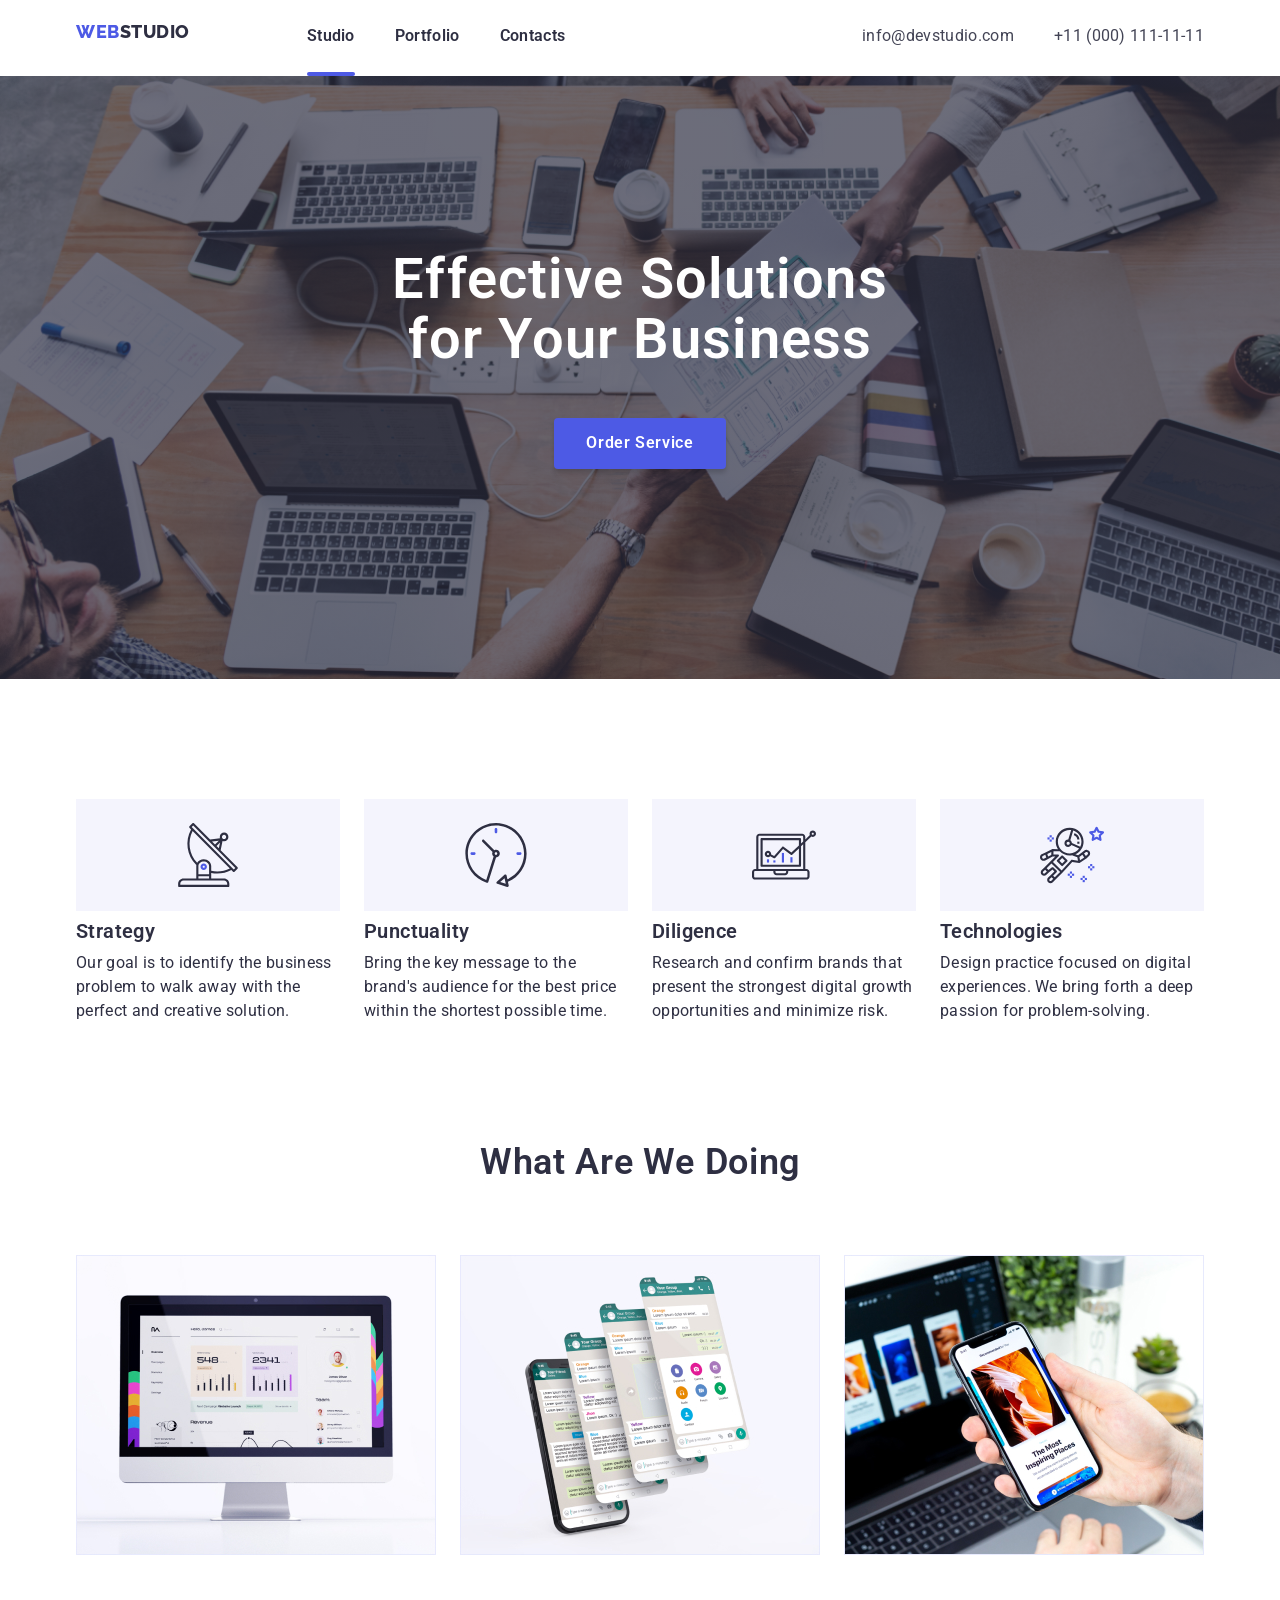
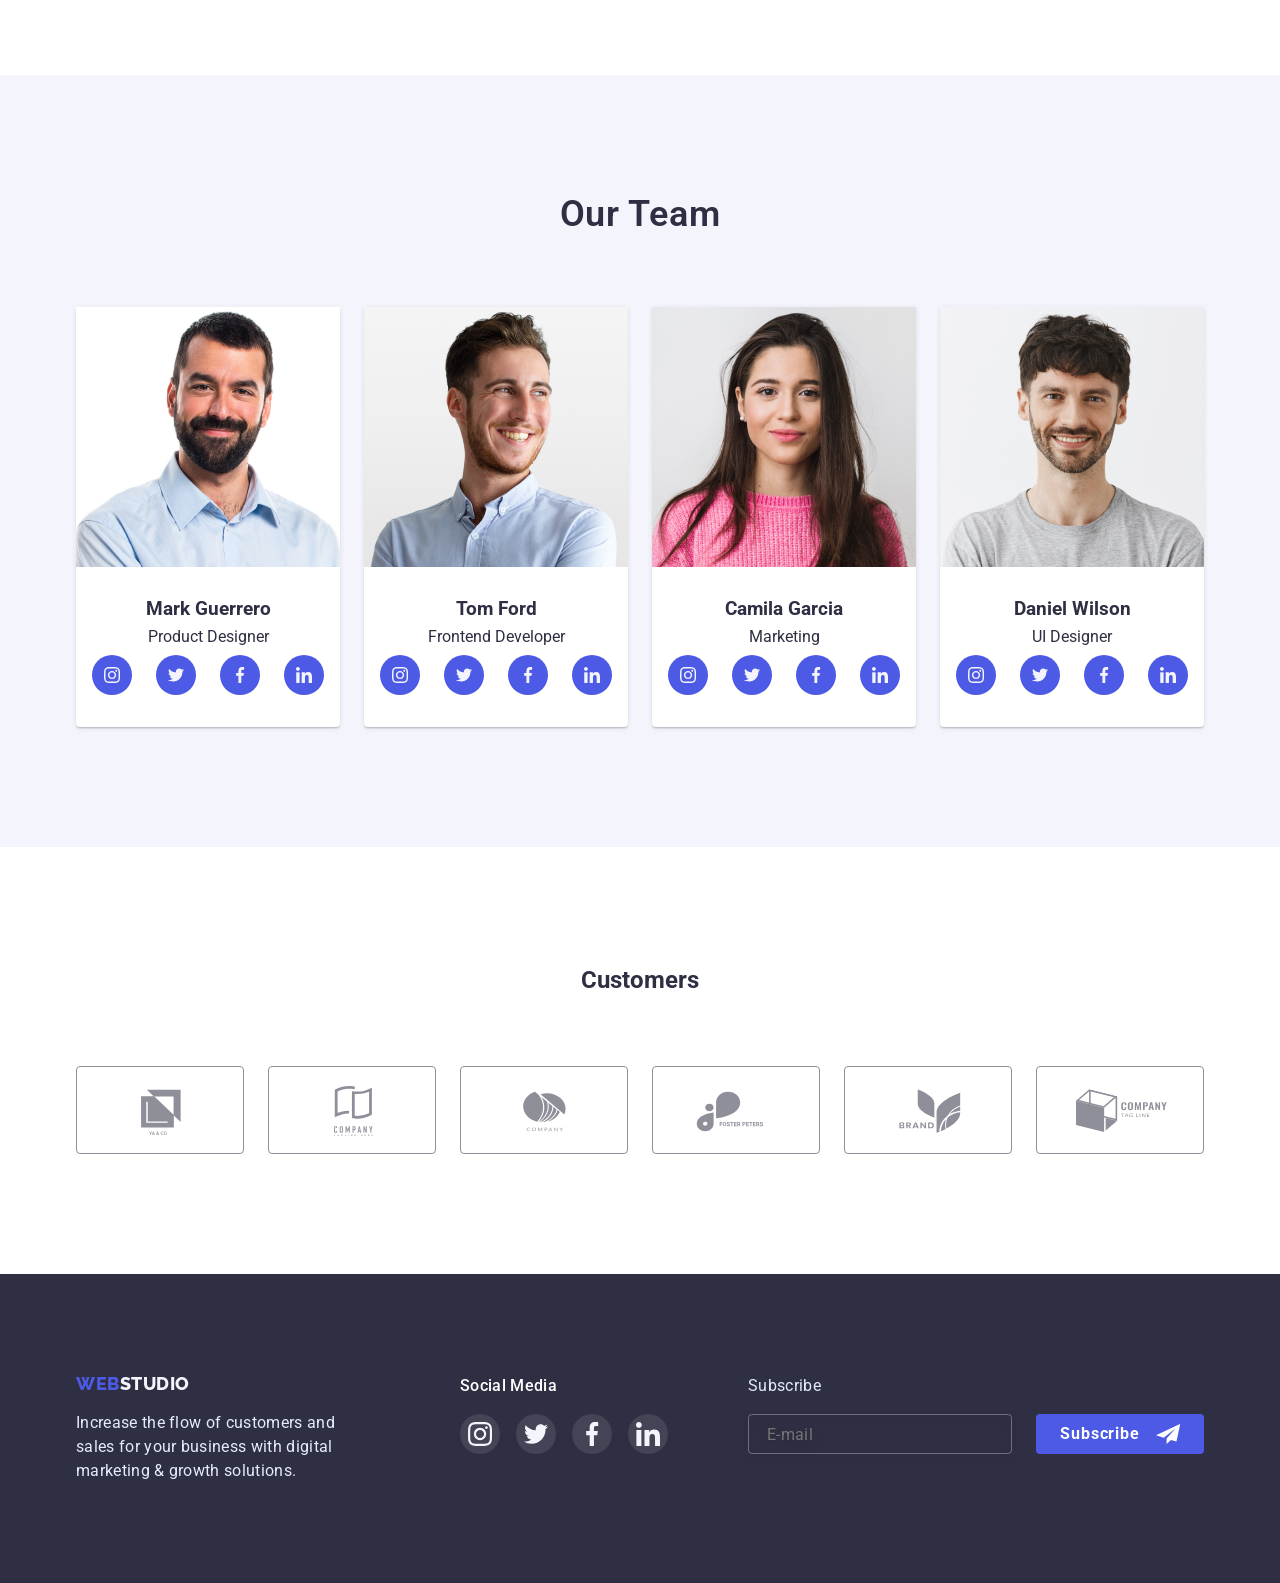
<file: index.html>
<!DOCTYPE html>
<html lang="en">
<head>
    <meta charset="UTF-8">
    <meta http-equiv="X-UA-Compatible" content="IE=edge">
    <meta name="viewport" content="width=device-width, initial-scale=1.0">
    <title>Second choice</title>
    <link rel="preconnect" href="https://fonts.googleapis.com">
    <link rel="preconnect" href="https://fonts.gstatic.com" crossorigin>
    <link href="https://fonts.googleapis.com/css2?family=Raleway:wght@800&family=Roboto:wght@400;500;700&display=swap" rel="stylesheet">
    <link rel="stylesheet" href="https://cdn.jsdelivr.net/npm/modern-normalize@1.1.0/modern-normalize.min.css">
    <link rel="stylesheet" href="./styles.css">
</head>
<body>
    <!----------------------- Header---------------------------->
    <header>
        <div class="container">
        <nav class="header">
            <ul class="navigation list">
                <li><a class="link logo" href="./index.html"><span class="top-logo">WEB</span>Studio</a></li>
                <li><a class="link nav active" href="">Studio</a></li>
                <li><a class="link nav " href="./portfolio.html">Portfolio</a></li>
                <li><a class="link nav" href="">Contacts</a></li>
            </ul>
            <ul class="contact list">
                <li><a class="link contacts-item" href="mailto:info@devstudio.com">info@devstudio.com</a></li>
                <li><a class="link contacts-item" href="tel:+110001111111">+11 (000) 111-11-11</a></li>
            </ul>
        </nav>
        </div>
    </header>


    <!----------------------- Hero---------------------------->
    <main>
        <section class="hero">
                <h1 class="hero-title">Effective Solutions <br> for Your Business</h1>
                <button type="button" class="button" data-modal-open>Order Service</button>
        </section>
    <!----------------------- Oportunities---------------------------->

        <section>
            <div class="container">
                <h2 hidden>Oportunities</h2>
                <ul class="list oportunities-list">
                    <li class="antenna">
                        <h3 class="strategy">Strategy</h3>
                        <p>Our goal is to identify the business
                        problem to walk away with the perfect and creative solution. </p>
                    </li>
                    <li class="clock">
                        <h3>Punctuality</h3>
                        <p>Bring the key message to the brand's audience for the best price within the shortest possible time. </p>
                    </li>
                    <li class="diagrama">
                        <h3>Diligence</h3>
                        <p>Research and confirm brands that present the strongest digital growth opportunities and minimize risk. </p>
                    </li>
                    <li class="astronaut">
                        <h3>Technologies</h3>
                        <p>Design practice focused on digital experiences. We bring forth a deep passion for problem-solving. </p>
                    </li>
                </ul>
            </div>
        </section>
    <!----------------------- What are we doing---------------------------->
    <section class="photoes">
        <div class="container">
        <h2>What are we doing</h2>
        
    <ul class="list photoes-list">
        <li><img src="./img/Computer.jpg" alt="Computer"></li>
        <li><img src="./img/phones.jpg" alt="phones"></li>
        <li><img src="./img/phone.jpg" alt="phone"></li>
    </ul>
</div>
</section>
<!----------------------- Our Team---------------------------->
<section class="our-team">
    <div class="container">
        <h2>Our Team</h2>
        <ul class="list employees-list">
            <li>
                <div class="names">
                    <img src="./img/Employees/1.jpg" alt="Mark Guerrero">
                        <div class="underfoto">
                            <h3>Mark Guerrero</h3>
                            <p>Product Designer</p>
                            <ul class="list social-list-link">
                                <li>
                                    <a href="">
                                        <svg class="social-icon">
                                            <use href="img/svg/symbol-defs.svg#icon-instagram"></use>
                                        </svg>
                                    </a>
                                </li>
                                <li>
                                    <a href="">
                                        <svg class="social-icon">
                                            <use href="img/svg/symbol-defs.svg#icon-twitter"></use>
                                        </svg>
                                    </a>
                                </li>
                                <li>
                                    <a href="">
                                        <svg class="social-icon">
                                            <use href="img/svg/symbol-defs.svg#icon-facebook"></use>
                                        </svg>
                                    </a>
                                </li>
                                <li>
                                    <a href="">
                                        <svg class="social-icon">
                                            <use href="img/svg/symbol-defs.svg#icon-linkedin"></use>
                                        </svg>
                                    </a>
                                </li>
                            </ul>
                    </div>
                </div>
            </li>
            <li>
                <div class="names">
                    <img src="./img/Employees/2.jpg" alt="Tom Ford">
                    <div class="underfoto">
                    <h3>Tom Ford</h3>
                    <p>Frontend Developer</p>
                    <ul class="list social-list-link">
                        <li>
                            <a href="">
                                <svg class="social-icon">
                                    <use href="img/svg/symbol-defs.svg#icon-instagram"></use>
                                </svg>
                            </a>
                        </li>
                        <li>
                            <a href="">
                                <svg class="social-icon">
                                    <use href="img/svg/symbol-defs.svg#icon-twitter"></use>
                                </svg>
                            </a>
                        </li>
                        <li>
                            <a href="">
                                <svg class="social-icon">
                                    <use href="img/svg/symbol-defs.svg#icon-facebook"></use>
                                </svg>
                            </a>
                        </li>
                        <li>
                            <a href="">
                                <svg class="social-icon">
                                    <use href="img/svg/symbol-defs.svg#icon-linkedin"></use>
                                </svg>
                            </a>
                        </li>
                    </ul>
                </div>
                </div>
            </li>
            <li>
                <div class="names">
                    <img src="./img/Employees/3.jpg" alt="Camila Garcia">
                    <div class="underfoto">
                    <h3>Camila Garcia</h3>
                    <p>Marketing</p>
                    <ul class="list social-list-link">
                        <li>
                            <a href="">
                                <svg class="social-icon">
                                    <use href="img/svg/symbol-defs.svg#icon-instagram"></use>
                                </svg>
                            </a>
                        </li>
                        <li>
                            <a href="">
                                <svg class="social-icon">
                                    <use href="img/svg/symbol-defs.svg#icon-twitter"></use>
                                </svg>
                            </a>
                        </li>
                        <li>
                            <a href="">
                                <svg class="social-icon">
                                    <use href="img/svg/symbol-defs.svg#icon-facebook"></use>
                                </svg>
                            </a>
                        </li>
                        <li>
                            <a href="">
                                <svg class="social-icon">
                                    <use href="img/svg/symbol-defs.svg#icon-linkedin"></use>
                                </svg>
                            </a>
                        </li>
                    </ul>
                </div>
                </div>
            </li>
            <li><div class="names">
                    <img src="./img/Employees/4.jpg" alt="Daniel Wilson">
                    <div class="underfoto">
                    <h3>Daniel Wilson</h3>
                    <p>UI Designer</p>
                    <ul class="list social-list-link">
                        <li>
                            <a href="">
                                <svg class="social-icon">
                                    <use href="img/svg/symbol-defs.svg#icon-instagram"></use>
                                </svg>
                            </a>
                        </li>
                        <li>
                            <a href="">
                                <svg class="social-icon">
                                    <use href="img/svg/symbol-defs.svg#icon-twitter"></use>
                                </svg>
                            </a>
                        </li>
                        <li>
                            <a href="">
                                <svg class="social-icon">
                                    <use href="img/svg/symbol-defs.svg#icon-facebook"></use>
                                </svg>
                            </a>
                        </li>
                        <li>
                            <a href="">
                                <svg class="social-icon">
                                    <use href="img/svg/symbol-defs.svg#icon-linkedin"></use>
                                </svg>
                            </a>
                        </li>
                    </div>
                    </ul>
                </div>
            </li>
        </ul>
    </div>
</section>
<!----------------------- Customers---------------------------->
<section class="customers">
    <div class="container customers-container">
        <h2>Customers</h2>
        <ul class="customers-list list">
            <li>
                <a href="">
                    <svg class="customers-list-icons">
                        <use href="./img/svg/symbol-defs.svg#icon-Logo"></use>
                    </svg>
                </a>
            </li>
            <li>
                <a href="">
                    <svg class="customers-list-icons">
                        <use href="./img/svg/symbol-defs.svg#icon-Logo2"></use>
                    </svg>
                </a>
            </li>
            <li>
                <a href="">
                    <svg class="customers-list-icons">
                        <use href="./img/svg/symbol-defs.svg#icon-Logo3"></use>
                    </svg>
                </a>
            </li>
            <li>
                <a href="">
                    <svg class="customers-list-icons">
                        <use href="./img/svg/symbol-defs.svg#icon-Logo4"></use>
                    </svg>
                </a>
            </li>
            <li>
                <a href="">
                    <svg class="customers-list-icons">
                        <use href="./img/svg/symbol-defs.svg#icon-Logo5"></use>
                    </svg>
                </a>
            </li>
            <li>
                <a href="">
                    <svg class="customers-list-icons">
                        <use href="./img/svg/symbol-defs.svg#icon-Logo6"></use>
                    </svg>
                </a>
            </li>
        </ul>
    </div>
</section>
    </main>
    <!----------------------- Footer---------------------------->
    <footer>
        <section class="container">
            <div class="logo-footer">
                <a class="logo-footer-class link" href="./index.html"><span class="logo2">Web</span>Studio</a>
                <p>Increase the flow of customers and sales for your business with digital marketing & growth solutions.</p>
            </div>
            <div class="footer-social-icons">
                <h2>Social Media</h2>
                <ul class="list social-footer-link">
                    <li>
                        <a href="">
                            <svg class="social-icon-footer">
                                <use href="img/svg/symbol-defs.svg#icon-instagram"></use>
                            </svg>
                        </a>
                    </li>
                    <li>
                        <a href="">
                            <svg class="social-icon-footer">
                                <use href="img/svg/symbol-defs.svg#icon-twitter"></use>
                            </svg>
                        </a>
                    </li>
                    <li>
                        <a href="">
                            <svg class="social-icon-footer">
                                <use href="img/svg/symbol-defs.svg#icon-facebook"></use>
                            </svg>
                        </a>
                    </li>
                    <li>
                        <a href="">
                            <svg class="social-icon-footer">
                                <use href="img/svg/symbol-defs.svg#icon-linkedin"></use>
                            </svg>
                        </a>
                    </li>
                </ul>  
            </div>
            
                <form>
                    <div class="footer-subscribe">
                <div class="footer-input">
                    <label for="footer-email">
                        <p>Subscribe</p>
                        <input type="text" placeholder="E-mail"></label>
                    
                </div>
                <button type="submit" class="footer-button">Subscribe
                    <svg class="send-icon">
                        <use href="img/svg/symbol-defs.svg#icon-icon-send""></use>
                    </svg>
                </button>
            </div>
            </form>
            
        </section>
    </footer>
    <div class="overlay is-hidden" data-modal>
        <div class="modal">
            <button type="button" data-modal-close class="close-btn" >
                <svg width="8px" height="8px">
                    <use href="./img/svg/symbol-defs.svg#icon-close"></use>
                </svg>
            </button>
            <form class="modal-form">
                <p>Leave your contacts and we will call you back</p>
                <div>
                <label for="name" class="first-label">Name</label>
                <div class="input-thumb">
                <input type="text" id="name" name="name">
                <svg class="input-icon">
                    <use href="img/svg/symbol-defs-modal.svg#icon-person"></use>
                </svg>
                </div>
            </div>
                <label for="phone" class="first-label">Phone</label>
                <div class="input-thumb">
                <input type="tel" id="phone" name="phone">
                <svg class="input-icon">
                    <use href="img/svg/symbol-defs-modal.svg#icon-phone"></use>
                </svg>
                </div>
                <label for="Email" class="first-label"">Email</label>
                <div class="input-thumb">
                <input type="email" id="Email" name="Email">
                <svg class="input-icon">
                    <use href="img/svg/symbol-defs-modal.svg#icon-mail"></use>
                </svg>
                </div>
                <label for="comment" class="first-label">Comment</label>
                <textarea name="comment" id="comment" placeholder="Text input"></textarea>
                <div class="checkbox-thumb">
                    <input type="checkbox" id="checkbox" class="checkbox-icon">
                    <label for="checkbox" class="checkbox-label">I accept the terms and conditions of the <a href="">Privacy Policy</a></label>
                </div>
                <button type="submit">Send</button>
            </form>
        </div>
    </div>
<script src="./js/modal.js"></script>
</body>
</html>
</file>
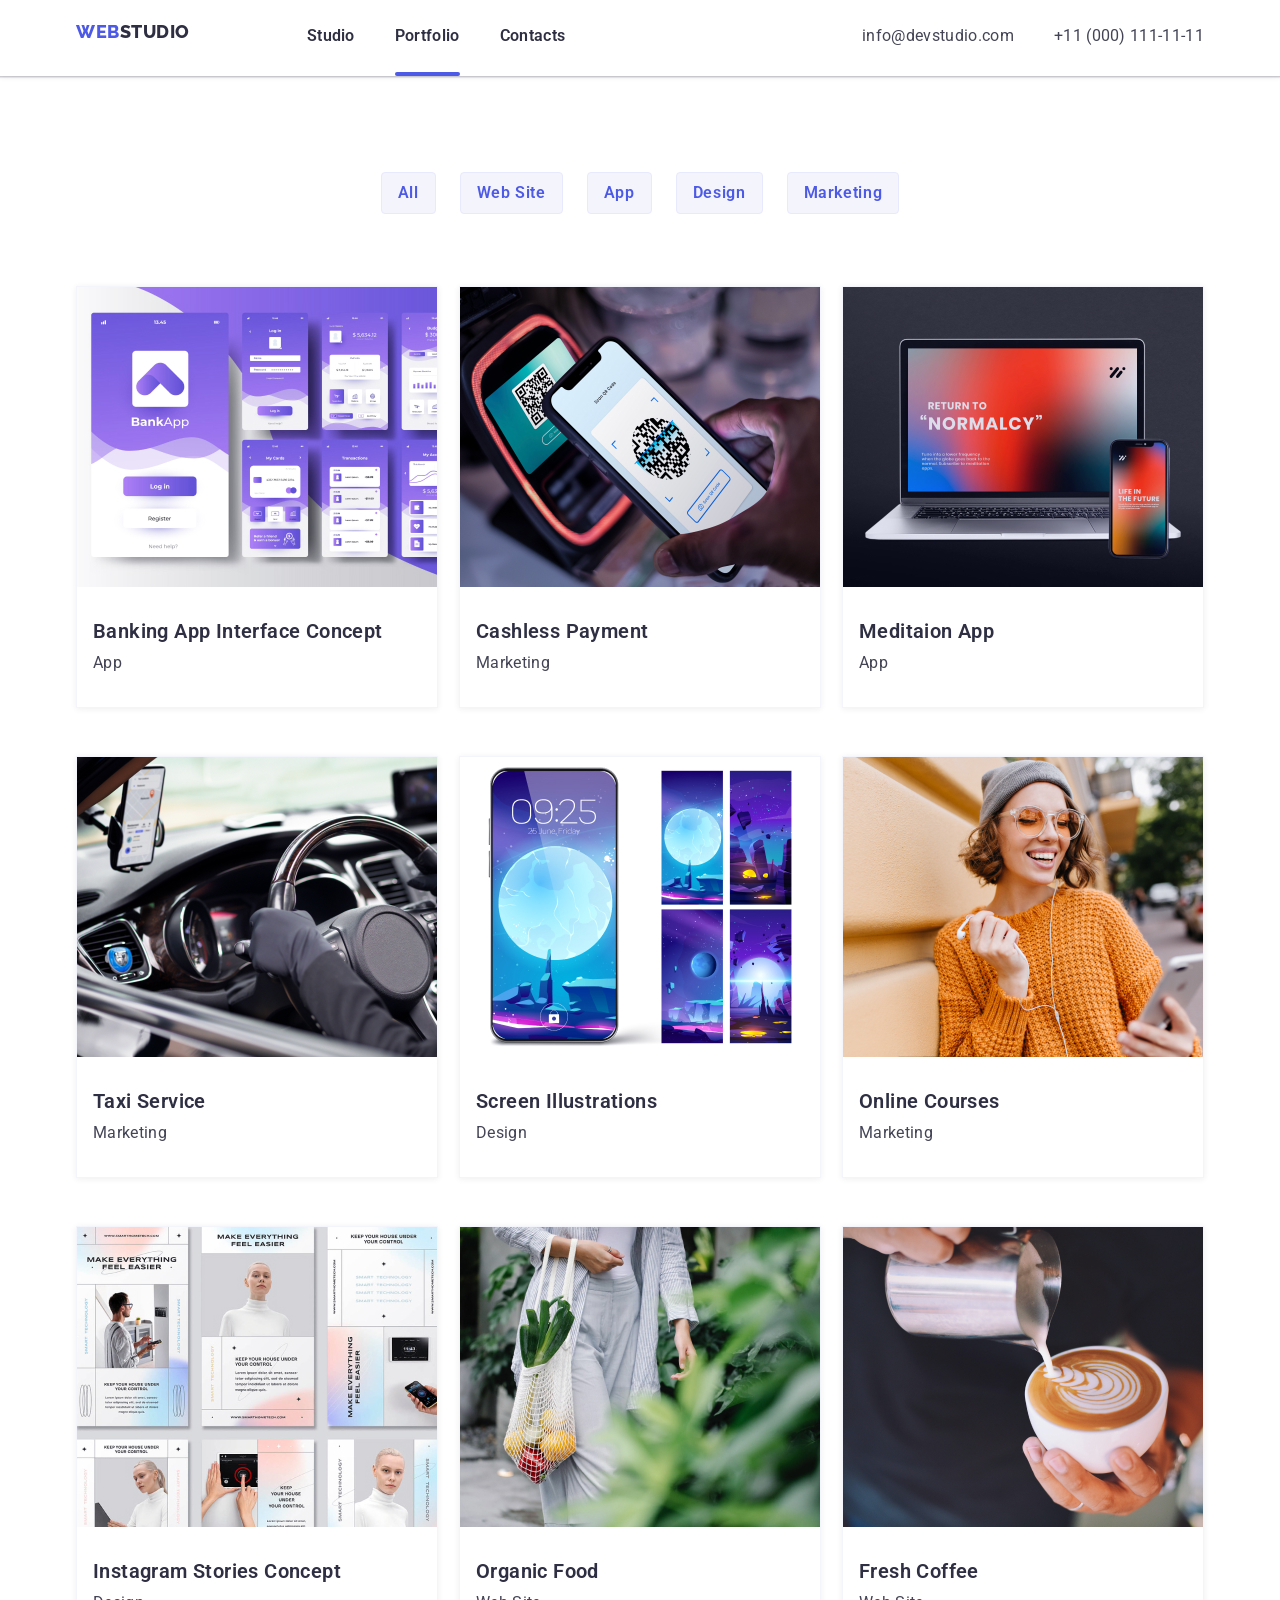
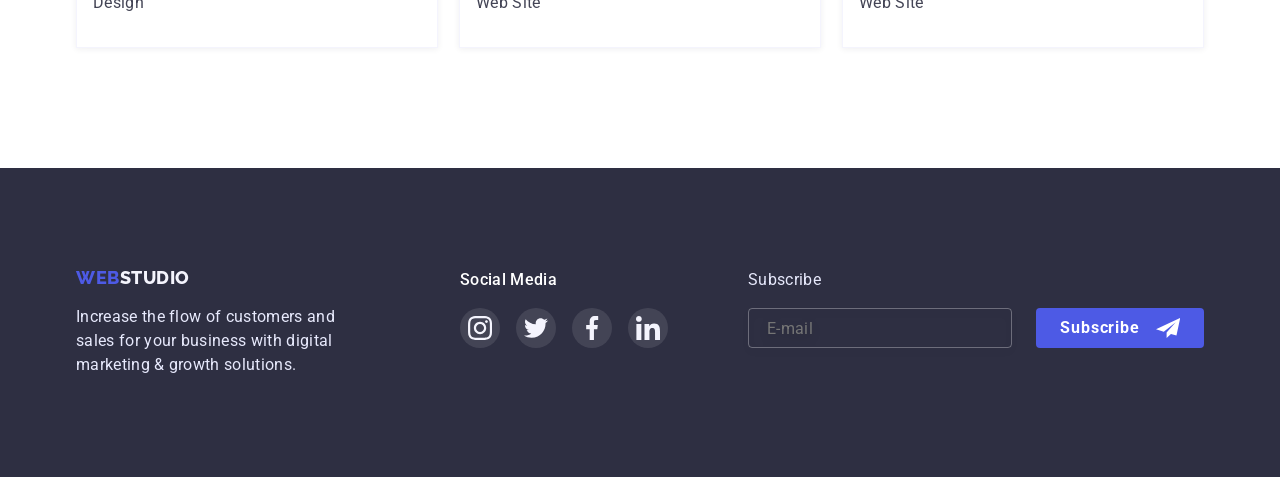
<file: portfolio.html>
<!DOCTYPE html>
<html lang="en">
<head>
    <meta charset="UTF-8">
    <meta http-equiv="X-UA-Compatible" content="IE=edge">
    <meta name="viewport" content="width=device-width, initial-scale=1.0">
    <title>Portfolio</title>
    <link rel="preconnect" href="https://fonts.googleapis.com">
    <link rel="preconnect" href="https://fonts.gstatic.com" crossorigin>
    <link href="https://fonts.googleapis.com/css2?family=Raleway:wght@800&family=Roboto:wght@400;500;700&display=swap" rel="stylesheet">
    <link rel="stylesheet" href="https://cdn.jsdelivr.net/npm/modern-normalize@1.1.0/modern-normalize.min.css">
    <link rel="stylesheet" href="./styles.css">
</head>
<body>
    <!----------------------- Header---------------------------->
    <header>
        <div class="container">
        <nav class="header">
            <ul class="navigation list">
                <li><a class="link logo" href="./index.html"><span class="top-logo">WEB</span>Studio</a></li>
                <li><a class="link nav" href="">Studio</a></li>
                <li><a class="link nav active" href="./portfolio.html">Portfolio</a></li>
                <li><a class="link nav" href="">Contacts</a></li>
            </ul>
            <ul class="contact list">
                <li><a class="link contacts-item" href="mailto:info@devstudio.com">info@devstudio.com</a></li>
                <li><a class="link contacts-item" href="tel:+110001111111">+11 (000) 111-11-11</a></li>
            </ul>
        </nav>
        </div>
    </header>
        <!----------------------- Filtr---------------------------->
        <main>
            <section class="container">
                <ul class="filtr list">
                    <li><button type="button">All</button></li>
                    <li><button type="button">Web Site</button></li>
                    <li><button type="button">App</button></li>
                    <li><button type="button">Design</button></li>
                    <li><button type="button">Marketing</button></li>
                </ul>
                <h1 hidden>Portfolio</h1>
                <ul class="portfolio-list">
                    <li class="list">
                        <a href="" class="portfolio-link link">
                            <div class="portfolio-list-item">
                            <div class="photo-thumb">
                                <img src="./img/portfolio-photoes/1.jpg" alt="bank app">
                                <div class="roll-thumb">
                                    <p>14 Stylish and User-Friendly App Design Concepts · Task Manager App · Calorie Tracker App · Exotic Fruit Ecommerce App · Cloud Storage App</p>
                                </div>
                            </div>
                            <div class="portfolio-text">
                                <h2>Banking App Interface Concept</h2>
                                <p>App</p>
                            </div>
                                                </div>
                        </a>
                    </li>

                    <li class="list">
                        <a href="" class="portfolio-link link">
                            <div class="portfolio-list-item">
                                <div class="photo-thumb">
                                    <img src="./img/portfolio-photoes/2.jpg" alt="Cashless Payment">
                                    <div class="roll-thumb">
                                        <p>14 Stylish and User-Friendly App Design Concepts · Task Manager App · Calorie Tracker App · Exotic Fruit Ecommerce App · Cloud Storage App</p>
                                    </div>
                                </div>
                                <div class="portfolio-text">
                                <h2>Cashless Payment</h2>
                                <p>Marketing</p>
                            </div>
                                                </div>
                        </a>
                    </li>

                    <li class="list">
                        <a href="" class="portfolio-link link">
                            <div class="portfolio-list-item">
                                <div class="photo-thumb">
                                    <img src="./img/portfolio-photoes/3.jpg" alt="computer">
                                    <div class="roll-thumb">
                                        <p>14 Stylish and User-Friendly App Design Concepts · Task Manager App · Calorie Tracker App · Exotic Fruit Ecommerce App · Cloud Storage App</p>
                                    </div>
                                </div>
                                <div class="portfolio-text">
                                <h2>Meditaion App</h2>
                                <p>App</p>
                            </div>
                            </div>
                        </a>
                    </li>

                    <li class="list">
                        <a href="" class="portfolio-link link">
                            <div class="portfolio-list-item">
                                <div class="photo-thumb">
                                    <img src="./img/portfolio-photoes/4.jpg" alt="car driving">
                                    <div class="roll-thumb">
                                        <p>14 Stylish and User-Friendly App Design Concepts · Task Manager App · Calorie Tracker App · Exotic Fruit Ecommerce App · Cloud Storage App</p>
                                    </div>
                                </div>
                                <div class="portfolio-text">
                                <h2>Taxi Service</h2>
                                <p>Marketing</p>
                            </div>
                                                </div>
                        </a>
                    </li>

                    <li class="list">
                        <a href="" class="portfolio-link link">
                            <div class="portfolio-list-item">
                                <div class="photo-thumb">
                                    <img src="./img/portfolio-photoes/5.jpg" alt="phone">
                                    <div class="roll-thumb">
                                        <p>14 Stylish and User-Friendly App Design Concepts · Task Manager App · Calorie Tracker App · Exotic Fruit Ecommerce App · Cloud Storage App</p>
                                    </div>
                                </div>
                                <div class="portfolio-text">
                                <h2>Screen Illustrations</h2>
                                <p>Design</p>
                            </div>
                                                </div>
                        </a>
                    </li>

                    <li class="list">
                        <a href="" class="portfolio-link link">
                            <div class="portfolio-list-item">
                                <div class="photo-thumb">
                                    <img src="./img/portfolio-photoes/6.jpg" alt="laughing girl">
                                    <div class="roll-thumb">
                                        <p>14 Stylish and User-Friendly App Design Concepts · Task Manager App · Calorie Tracker App · Exotic Fruit Ecommerce App · Cloud Storage App</p>
                                    </div>
                                </div>
                                <div class="portfolio-text">
                                <h2>Online Courses</h2>
                                <p>Marketing</p>
                            </div>
                            </div>
                        </a>
                    </li>

                    <li class="list">
                        <a href="" class="portfolio-link link">
                            <div class="portfolio-list-item">
                                <div class="photo-thumb">
                                    <img src="./img/portfolio-photoes/7.jpg" alt="instagram stories">
                                    <div class="roll-thumb">
                                        <p>14 Stylish and User-Friendly App Design Concepts · Task Manager App · Calorie Tracker App · Exotic Fruit Ecommerce App · Cloud Storage App</p>
                                    </div>
                                </div>
                                <div class="portfolio-text">
                                    <h2>Instagram Stories Concept</h2>
                                    <p>Design</p>
                                </div>
                            </div>
                        </a>
                    </li>

                    <li class="list">
                        <a href="" class="portfolio-link link">
                            <div class="portfolio-list-item">
                                <div class="photo-thumb">
                                    <img src="./img/portfolio-photoes/8.jpg" alt="shopping">
                                    <div class="roll-thumb">
                                        <p>14 Stylish and User-Friendly App Design Concepts · Task Manager App · Calorie Tracker App · Exotic Fruit Ecommerce App · Cloud Storage App</p>
                                    </div>
                                </div>
                                <div class="portfolio-text">
                                <h2>Organic Food</h2>
                                <p>Web Site</p>
                            </div>
                                                </div>
                        </a>
                    </li>

                    <li class="list">
                        <a href="" class="portfolio-link link">
                            <div class="portfolio-list-item"><div class="photo-thumb">
                                <img src="./img/portfolio-photoes/9.jpg" alt="latte art">
                                    <div class="roll-thumb">
                                        <p>14 Stylish and User-Friendly App Design Concepts · Task Manager App · Calorie Tracker App · Exotic Fruit Ecommerce App · Cloud Storage App</p>
                                    </div>
                            </div>
                                <div class="portfolio-text">
                                <h2>Fresh Coffee</h2>
                                <p>Web Site</p>
                            </div>
                            </div>
                        </a>
                    </li>


                </ul>
            </section>
        </main>
<!----------------------- Footer---------------------------->
<footer>
    <section class="container">
        <div class="logo-footer">
            <a class="logo-footer-class link" href="./index.html"><span class="logo2">Web</span>Studio</a>
            <p>Increase the flow of customers and sales for your business with digital marketing & growth solutions.</p>
        </div>
        <div class="footer-social-icons">
            <h2>Social Media</h2>
            <ul class="list social-footer-link">
                <li>
                    <a href="">
                        <svg class="social-icon-footer">
                            <use href="img/svg/symbol-defs.svg#icon-instagram"></use>
                        </svg>
                    </a>
                </li>
                <li>
                    <a href="">
                        <svg class="social-icon-footer">
                            <use href="img/svg/symbol-defs.svg#icon-twitter"></use>
                        </svg>
                    </a>
                </li>
                <li>
                    <a href="">
                        <svg class="social-icon-footer">
                            <use href="img/svg/symbol-defs.svg#icon-facebook"></use>
                        </svg>
                    </a>
                </li>
                <li>
                    <a href="">
                        <svg class="social-icon-footer">
                            <use href="img/svg/symbol-defs.svg#icon-linkedin"></use>
                        </svg>
                    </a>
                </li>
            </ul>  
        </div>

        <form>
            <div class="footer-subscribe">
        <div class="footer-input">
            <label for="footer-email">
                <p>Subscribe</p>
                <input type="text" placeholder="E-mail"></label>
            
        </div>
        <button type="submit" class="footer-button">Subscribe
            <svg class="send-icon">
                <use href="img/svg/symbol-defs.svg#icon-icon-send""></use>
            </svg>
        </button>
    </div>
    </form>
    
    </section>
</footer>
</body>
</html>
</file>
<file: styles.css>
/* ----------------------- For body ---------------------- */
:root {
    --brand-color: #4D5AE5;
    --header-color: #2E2F42;
    --main-color: #434455;
    --svg-color: #8e8f99;
}
h1,h2,h3,h4,p {
    padding: 0px;
    margin: 0px;
    color: var(--header-color);
}
.list {
    list-style: none;
    margin: 0px;
    padding: 0px;
}
svg { 
    display: block;
}

.link {
    text-decoration: none;
}

.container {
    width: 1158px;
    margin-left: auto;
    margin-right: auto;
    padding-left: 15px;
    padding-right: 15px;
}

body {
    color:var(--main-color);
    font-family: 'Roboto', sans-serif;
}

ul {
    padding: 0px;
    margin: 0px;
}
/* ----------------------- Header ---------------------- */
header {
    box-shadow: 0px 2px 1px rgba(46, 47, 66, 0.08), 0px 1px 1px rgba(46, 47, 66, 0.16), 0px 1px 6px rgba(46, 47, 66, 0.08);
}

.header {
    display: flex;
    padding-top: 24px;
    
}
.navigation {
    display: flex;
}

.navigation .link:hover,
.navigation .link:focus {
    color: var(--main-color);
}

.navigation .link:active,
.contact .link:active {
    color: var(--brand-color);
}

.contact {
    display: flex;
}



.top-logo {
    color: var(--brand-color);
}

.logo {
    font-family: 'Raleway', sans-serif;
    font-weight: 800;
    font-size: 18px;
    line-height: 1.33px;
    letter-spacing: 0.03em;
    text-transform: uppercase;
    color: var(--header-color);
}

.nav {
    font-weight: 600;
    font-size: 16px;
    line-height: 1.5;
    letter-spacing: 0.02em;
    color: var(--header-color);

    transition: color 250ms cubic-bezier(0.4, 0, 0.2, 1);

}

.contacts-item {
    font-weight: 400;
    font-size: 16px;
    line-height: 1.5;
    letter-spacing: 0.02em;
    color: inherit;
}

.contact.list {
    margin-left: auto;
}

.contact.list>li:last-child {
    margin-left: 40px;
}

.navigation.list>li:not(:first-child) {
    margin-left: 40px;
}

.navigation.list>li:first-child {
    margin-right: 77px;
}

.navigation.list .link,.contact.list .link {
    padding-bottom: 24px;
    padding-left: 0px;
    margin-bottom: 0px;
}

.active::after {
    content: '';
    display: block;
    width: 100%;
    height: 4px;
    background-color: var(--brand-color);
    border-radius: 2px;
    margin-top: 24px;
}
/* ----------------------- Hero ---------------------- */

.hero {
    text-align: center;
    height: 603px;
    background-color: var(--header-color);
    background-image: linear-gradient(rgba(46,47,66,0.7),rgba(46,47,66,0.7)), url(./img/people-office\ 1.jpg);
    background-size: cover;
}

.hero-title {
padding-top: 174px;
margin-bottom: 48px;
font-family: 'Roboto', sans-serif;
font-style: normal;
font-weight: 600;
font-size: 56px;
line-height: 1.07;
text-align: center;
letter-spacing: 0.02em;
color: #FFFFFF;
}

.button {
    font-family: inherit;
    font-weight: 600;
    font-size: 16px;
    line-height: 1.18;
    align-items: center;
    letter-spacing: 0.04em;
    color: #fff;
    padding: 16px 32px;
    background: #4D5AE5;
    box-shadow: 0px 4px 4px rgba(0, 0, 0, 0.15);
    border-radius: 4px;
    border: none;
    cursor: pointer;
}

.button:hover,
.button:focus {
    box-shadow: 0px 1px 6px rgba(46, 47, 66, 0.08), 0px 1px 1px rgba(46, 47, 66, 0.16), 0px 2px 1px rgba(46, 47, 66, 0.08);
}

.button:active {
    background: #404BBF;
    box-shadow: 0px 4px 4px rgba(0, 0, 0, 0.15);
}

/* ----------------------- Oportunities ---------------------- */

.oportunities-list {
    display: flex;
    padding-top: 120px;
}

.oportunities-list li::before {
    content: '';
    background-position: center;
    background-color: #F4F4FD;
    background-repeat: no-repeat;
    background-size: 64px;
    width: 264px;
    height: 112px;
    display: block;
    margin-bottom: 8px;
}

.oportunities-list .antenna::before {
    background-image: url(./img/svg/antenna.svg);

}

.oportunities-list .clock::before {
    background-image: url(./img/svg/clock.svg);

}

.oportunities-list .diagrama::before {
    background-image: url(./img/svg/diagram.svg);

}

.oportunities-list .astronaut::before {
    background-image: url(./img/svg/astronaut.svg);

}




.oportunities-list h3 {
    margin-bottom: 8px;
    font-weight: 600;
    font-size: 20px;
    line-height: 1.2;
    letter-spacing: 0.02em;
}
.oportunities-list p {
    width: 264px;
    font-weight: 400;
    font-size: 16px;
    line-height: 1.5;
    letter-spacing: 0.02em;
}
.oportunities-list li:not(:last-child) {
    margin-right: 24px;
}
/* ----------------------- What are we doing ---------------------- */
.photoes {
    padding-top: 120px;
}

.photoes-list {
    display: flex;
    justify-content: space-between;
}
.photoes-list img{
    display: block;
    margin-top: 72px;
    padding-bottom: 120px;
}

.photoes h2 {
    font-weight: 600;
    font-size: 36px;
    line-height: 1.11;
    text-align: center;
    letter-spacing: 0.02em;
    text-transform: capitalize;
}

/* ----------------------- Our Team ---------------------- */

.social-list-link {
    display: flex;
    justify-content: space-between;
}

.social-list-link a {
    display: block;
    background-color: var(--brand-color);
    border-radius: 50%;

    transition: background-color 250ms cubic-bezier(0.4, 0, 0.2, 1);


}

.social-list-link a:hover,
.social-list-link a:focus {
    background-color: #404BBF;
    outline: none;
}


.underfoto p {
    padding-bottom: 8px;
}

.underfoto h3 {
    padding-bottom: 8px;
}

.social-icon {
    box-sizing: content-box;
    width: 16px;
    height: 16px;
    padding: 12px;
}

.underfoto {
    padding: 32px 16px;
}

.our-team {
    background-color: #F4F4FD ;
    text-align: center;
}

.employees-list {
    display: flex;
    justify-content: space-between;
    margin-top: 72px;
    padding-bottom: 120px;
}
.employees-list img {
    display: block;
    
}
.our-team h2 {
    padding-top: 120px;
    font-weight: 600;
    font-size: 36px;
    line-height: 1.11;
    text-align: center;
    letter-spacing: 0.02em;
    text-transform: capitalize;
}

.names {
    background: #FFFFFF;
    box-shadow: 0px 1px 6px rgba(46, 47, 66, 0.08), 0px 1px 1px rgba(46, 47, 66, 0.16), 0px 2px 1px rgba(46, 47, 66, 0.08);
    border-radius: 0px 0px 4px 4px;
}

/* ----------------------- Customers ---------------------- */
.customers {
    text-align: center;
}

.customers-container {
    padding-top: 120px;
    padding-bottom: 120px;
}

.customers-list {
    display: flex;
    justify-content: space-between;
    padding-top: 72px;
    
}

/* .customers-list a {
    box-sizing: content-box
} */

.customers-list a:hover .customers-list-icons {
    fill: var(--brand-color);
    border-color: var(--brand-color);
}

.customers-list a:focus {
    outline: none;
}

.customers-list a:focus .customers-list-icons {
    border-color: var(--brand-color);
    fill: var(--brand-color);

}



.customers-list-icons {
    /* box-sizing: content-box; */
    width: 168px;
    height: 88px;
    padding: 16px 32px;
    fill: var(--svg-color);
    border: 1px solid #8E8F99;
    border-radius: 4px;
}

/* ----------------------- Footer ---------------------- */
footer {
    background-color: var(--header-color);
}

footer .container {
    display: flex;
    padding-top: 100px;
    padding-bottom: 100px;
}

.logo-footer {
    width: 264px;
    margin-right: 120px;
}
.logo-footer-class {
    display: block;
    font-family: 'Raleway', sans-serif;
    font-style: normal;
    font-weight: 800;
    font-size: 18px;
    line-height: 1.16;
    letter-spacing: 0.03em;
    text-transform: uppercase;
    color: #F4F4FD;
    margin-bottom: 16px;
}

.logo2 {
    color: var(--brand-color)
}

footer p {
    font-family: 'Roboto', sans-serif;
    font-weight: 400;
    font-size: 16px;
    line-height: 1.5;
    letter-spacing: 0.02em;
    color: #E7E9FC;
}

footer h2 {
    margin-bottom: 16px;

    font-family: 'Roboto', sans-serif;
    font-weight: 500;
    font-size: 16px;
    line-height: 1.5;
    letter-spacing: 0.02em;

    color: #FFFFFF;
}

.social-footer-link {
    display: flex;
    justify-content: space-between;
    width: 208px;
}

.social-icon-footer {
    width: 40px;
    height: 40px;
    padding: 8px;

}



.social-footer-link a {
    display: block;
    background-color: rgba(255, 255, 255, 0.1);
    border-radius: 50%;

    transition: background-color 250ms cubic-bezier(0.4, 0, 0.2, 1);
}

.social-footer-link a:hover {
    background-color: #31D0AA;
}

.social-footer-link a:focus {
    background-color: #31D0AA;
    outline: none;
}

.send-icon {
    margin-left: 16px;

    fill: white;

    width: 24px;
    height: 24px;
}

.footer-button {
    padding-top: 8px;
    padding-bottom: 8px;
    margin-left: 24px;

    display: flex;
    justify-content: center;
    align-content: center;

    width: 168px;

    font-family: 'Roboto';
    font-style: normal;
    font-weight: 700;
    font-size: 16px;
    line-height: 1.5;
    letter-spacing: 0.06em;
    color: #FFFFFF;

    background: #4D5AE5;
    border-radius: 4px;
    border: none;
}

.footer-subscribe {

    display: flex;
    align-items: flex-end;

    width: 456px;
    height: 80px;

    margin-left: 80px;
}

.footer-input input {
    height: 40px;
    width: 264px;


    outline: none;
    border: 1px solid rgba(255, 255, 255, 0.3);
    filter: drop-shadow(0px 4px 4px rgba(0, 0, 0, 0.15));
    border-radius: 4px;
    background-color: transparent;

    
    font-family: 'Roboto',sans-serif;
    font-style: normal;
    font-weight: 400;
    font-size: 16px;
    line-height: 1.5;
    letter-spacing: 0.02em;
    color: #E7E9FC;
}

.footer-input input:focus {
    border: 1px solid #4D5AE5;
} 

.footer-input input::placeholder {
    padding-left: 16px;

}

.footer-input p {
    padding-bottom: 16px;
}

/* ----------------------- Modal ---------------------- */
.close-btn {
    position: absolute;
    top: 24px;
    right: 24px;
    padding: 8px;
    border-radius: 50%;
    background: #E7E9FC;
    cursor: pointer;
    border: 1px solid rgba(0, 0, 0, 0.1);
 }

 .close-btn:active {
    background: #E7E9FC;
    box-shadow: 0px 1px 6px rgba(46, 47, 66, 0.08), 0px 1px 1px rgba(46, 47, 66, 0.16), 0px 2px 1px rgba(46, 47, 66, 0.08);
 }

.overlay {
    width: 100%;
    height: 100%;
    position: fixed;
    top: 0;
    left: 0;
    background-color: rgba(46, 47, 66, 0.4);
    z-index: 100;
    opacity: 1;

    transition: opacity 250ms cubic-bezier(0.4, 0, 0.2, 1);


}

.is-hidden {
    pointer-events: none;
    opacity: 0;
    /* scale: 0; */
    /* visibility: hidden; */
}

.overlay.is-hidden .modal {
    transform: translate(-50%, -50%) scale(0);

}

.modal {
    min-width: 408px;
    height: 576px;
    position: absolute;
    top: 50%;
    left: 50%;
    transform: translate(-50%, -50%) scale(1);
    background-color: #fff;
    border-radius: 4px;
    transition: transform 250ms cubic-bezier(0.4, 0, 0.2, 1);

}

.modal-form {

    display: flex;
    flex-direction: column;
    align-content: center;

    margin: 72px 24px 24px 24px;

}

.modal-form p {
    margin-bottom: 16px;
font-family: 'Roboto', sans-serif;
font-style: normal;
font-weight: 600;
font-size: 16px;
line-height: 1.5;
text-align: center;
letter-spacing: 0.02em;
color: #2E2F42;
}

.modal-form .first-label{
    margin-bottom: 4px;
    font-family: 'Roboto', sans-serif;
    font-style: normal;
    font-weight: 400;
    font-size: 12px;
    line-height: 1.16;
    letter-spacing: 0.01em;
    color: #8E8F99;
}


.modal-form input {
    width: 100%;
    padding-left: 34px;
    margin-bottom: 8px;
    height: 40px;
    outline: none;
    border: 1px solid rgba(33, 33, 33, 0.2);
    border-radius: 4px;

    font-family: 'Roboto', sans-serif;
    font-style: normal;
    font-weight: 400;
    font-size: 16px;
    line-height: 1.5;
    letter-spacing: 0.02em;
    color: #434455;


}

.modal-form input:focus {
    border: 1px solid #4D5AE5;

}

.modal-form textarea {
    margin-bottom: 16px;
    padding: 5px;
    outline: none;
    border: 1px solid rgba(33, 33, 33, 0.2);
    border-radius: 4px;
    resize: none;
    min-width: 394px;
    height: 120px;

    font-family: 'Roboto', sans-serif;
    font-style: normal;
    font-weight: 400;
    font-size: 16px;
    line-height: 1.5;
    letter-spacing: 0.02em;
    color: #434455;
}
.modal-form textarea::placeholder {
    padding-left: 16px;
    padding-top: 8px;
    font-family: 'Roboto', sans-serif;
    font-style: normal;
    font-weight: 400;
    font-size: 12px;
    line-height: 1.16;
    letter-spacing: 0.01em;
    color: rgba(117, 117, 117, 0.5);
}

.modal-form textarea:focus {
    border: 1px solid #4D5AE5;

}

.modal-form button {
    display: block;
    margin-left: auto;
    margin-right: auto;
    margin-top: 24px;
    padding: 16px 32px;

    width: 170px;

    font-family: 'Roboto', sans-serif;
    font-style: normal;
    font-weight: 600;
    font-size: 16px;
    line-height: 1.19;
    letter-spacing: 0.04em;
    color: #FFFFFF;

    background: #4D5AE5;
    box-shadow: 0px 4px 4px rgba(0, 0, 0, 0.15);
    border-radius: 4px;
    border-color: transparent;
}

.modal-form button:hover, .modal-form button:focus  {
    background: #4D5AE5;
    box-shadow: 0px 1px 6px rgba(46, 47, 66, 0.08), 0px 1px 1px rgba(46, 47, 66, 0.16), 0px 2px 1px rgba(46, 47, 66, 0.08);
}

.modal-form button:active {
    background: #404BBF;
    box-shadow: 0px 4px 4px rgba(0, 0, 0, 0.15);

}

.input-thumb {
    position: relative;
}


.input-thumb input:focus + .input-icon {
    fill: var(--brand-color);

}

.input-icon {
    position: absolute;
    top: 11px;
    left: 16px;
    width: 18px;
    height: 18px;
    padding-top: 3px;
    padding-bottom: 3px;

}

.checkbox-thumb {
    position: relative;
    display: flex;

}

.checkbox-thumb input {
    width: 16px;
    height: 16px;
    margin-right: 8px;
    opacity: 0;
    /* visibility: hidden; */
}

.checkbox-thumb a {
    color: var(--brand-color);
    text-decoration: none;
}

.checkbox-thumb label::after {
    content: '';
    display: block;
    width: 16px;
    height: 16px;
    border: 1.25px solid var(--header-color);
    border-radius: 2px;

    position: absolute;
    top: 0;
    left: 0;


}

.checkbox-icon:checked + .checkbox-label::after{
    position: absolute;
    top: 0;
    left: 0;

    background-color: var(--brand-color);
    background-image: url('./img/svg/checked.svg');
    background-size: 10px 8px;
    background-position: center;
    background-repeat: no-repeat;
}

.checkbox-label {
    display: block;
    font-family: 'Roboto';
    font-style: normal;
    font-weight: 400;
    font-size: 12px;
    line-height: 1.33;
    letter-spacing: 0.04em;
    color: #757575;
}




/* ----------------------- Portfolio ---------------------- */

.filtr {
    display: flex;
    justify-content: center;
    padding-top: 96px;
}
.filtr>li:not(:last-child) {
    margin-right: 24px;
}

.filtr button {
    padding: 8px 16px;
    color: var(--brand-color);
    background: #F4F4FD;
    border: 1px solid #E7E9FC;
    border-radius: 4px;
    font-weight: 600;
    font-size: 16px;
    line-height: 1.5;
    letter-spacing: 0.04em;
    cursor: pointer;
}

.filtr button:focus,
.filtr button:hover {
    color: #FFFFFF;
    background: var(--brand-color);
    box-shadow: 0px 3px 1px rgba(0, 0, 0, 0.1), 0px 2px 1px rgba(0, 0, 0, 0.08), 0px 2px 2px rgba(0, 0, 0, 0.12);
}

.portfolio-list {
    display: flex;
    flex-wrap: wrap;
    justify-content: space-between;
    row-gap: 48px;
    margin-top: 72px;
    margin-bottom: 120px;
}

.portfolio-list img {
    display: block;
}

.portfolio-text {
    
    padding: 32px 16px;
}

.portfolio-list-item {
    border: 0.5px solid #F4F4FD;
    box-shadow: 0px 1px 6px rgba(46, 47, 66, 0.08);
}

.portfolio-list-item:hover,
.portfolio-list-item:focus {
    border: 0.5px solid #F4F4FD;
    box-shadow: 0px 1px 6px rgba(46, 47, 66, 0.08), 0px 1px 1px rgba(46, 47, 66, 0.16), 0px 2px 1px rgba(46, 47, 66, 0.08);
}

.portfolio-text h2 {
    font-weight: 600;
    font-size: 20px;
    line-height: 1.2;
    letter-spacing: 0.02em;
}

.portfolio-text p {
    font-weight: 400;
    font-size: 16px;
    line-height: 1.5;
    letter-spacing: 0.02em;
    color: var(--main-color);
    margin-top: 8px;
}

/* .portfolio-text li {
    width: 360px;

} */

.photo-thumb {
    position: relative;
    overflow: hidden;
}

.roll-thumb {
    position: absolute;
    left: 0;
    top: 0;
    width: 100%;
    height: 100%;
    background-color: var(--brand-color);

    transform: translate(0,100%);
    
    transition: transform 250ms cubic-bezier(0.4, 0, 0.2, 1); ;
}

.roll-thumb p {
    font-family: 'Roboto', sans-serif;
    font-weight: 400;
    font-size: 16px;
    line-height: 1.5;
    letter-spacing: 0.02em;
    color: #F4F4FD;
    margin: 32px 40px 32px;
}

.portfolio-list-item:hover .roll-thumb {
    transform: translate(0,0);
}

.portfolio-link:focus .roll-thumb {
    transform: translate(0,0);
}

.portfolio-link:focus {
    outline: none;
}
</file>
